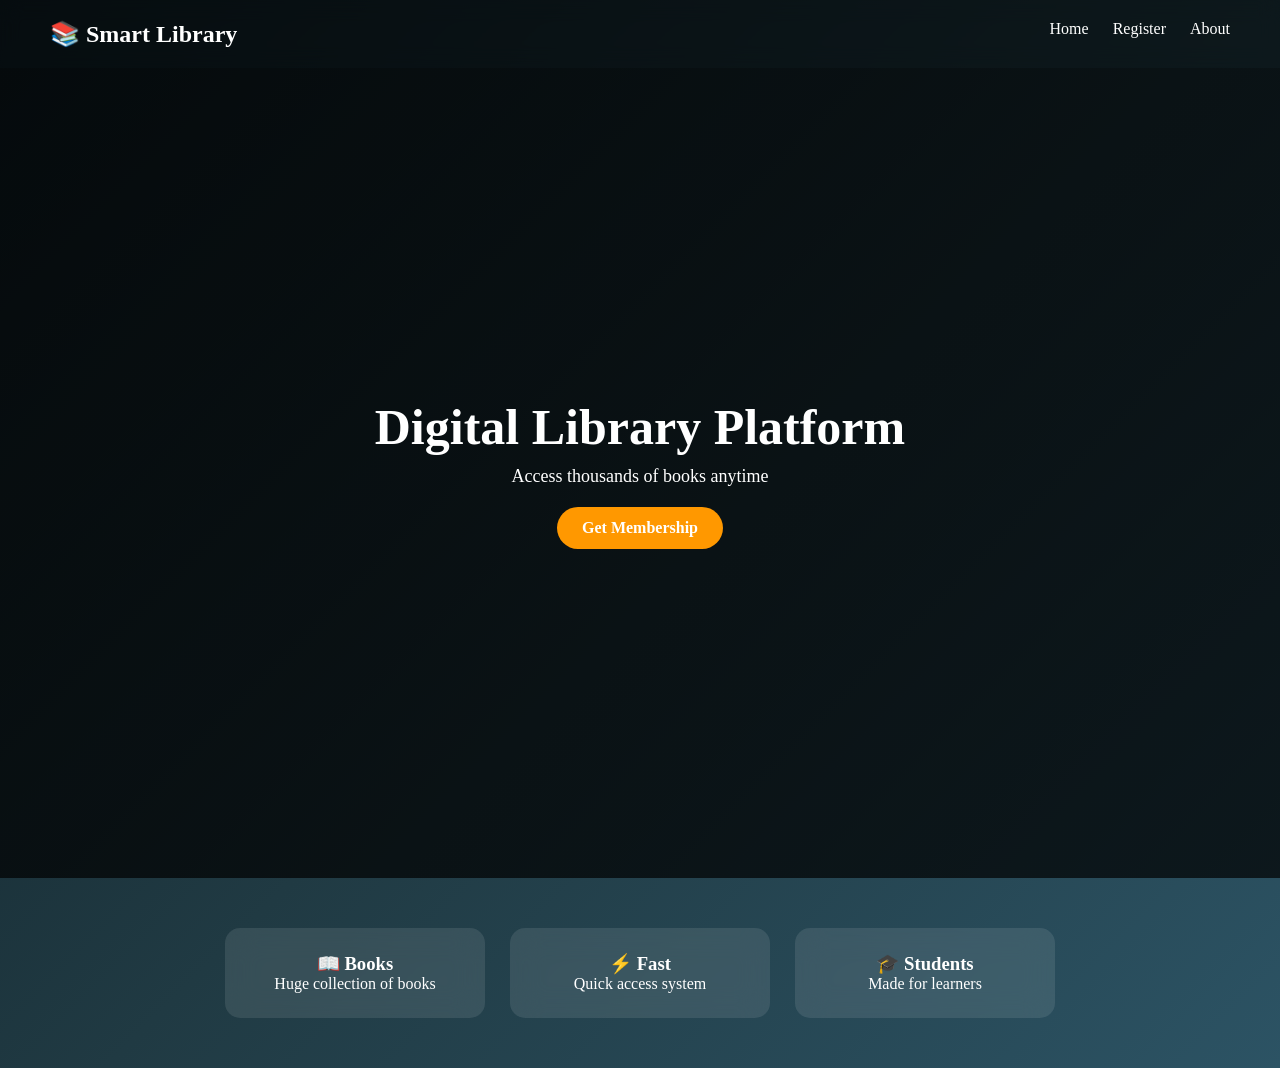
<file: index.html>
<!DOCTYPE html>
<html>
<head>
<title>Smart Library</title>
<link rel="stylesheet" href="style.css">
</head>

<body>

<div class="navbar">
  <h2>📚 Smart Library</h2>
  <div>
    <a href="index.html">Home</a>
    <a href="register.html">Register</a>
    <a href="about.html">About</a>
  </div>
</div>

<div class="hero">
  <h1>Digital Library Platform</h1>
  <p>Access thousands of books anytime</p>
  <a href="register.html" class="btn">Get Membership</a>
</div>

<div class="features">

  <div class="card">
    <h3>📖 Books</h3>
    <p>Huge collection of books</p>
  </div>

  <div class="card">
    <h3>⚡ Fast</h3>
    <p>Quick access system</p>
  </div>

  <div class="card">
    <h3>🎓 Students</h3>
    <p>Made for learners</p>
  </div>

</div>
<!-- final  GitHub Streak -->
</body>
<script src="script.js"></script>
</html>
</file>
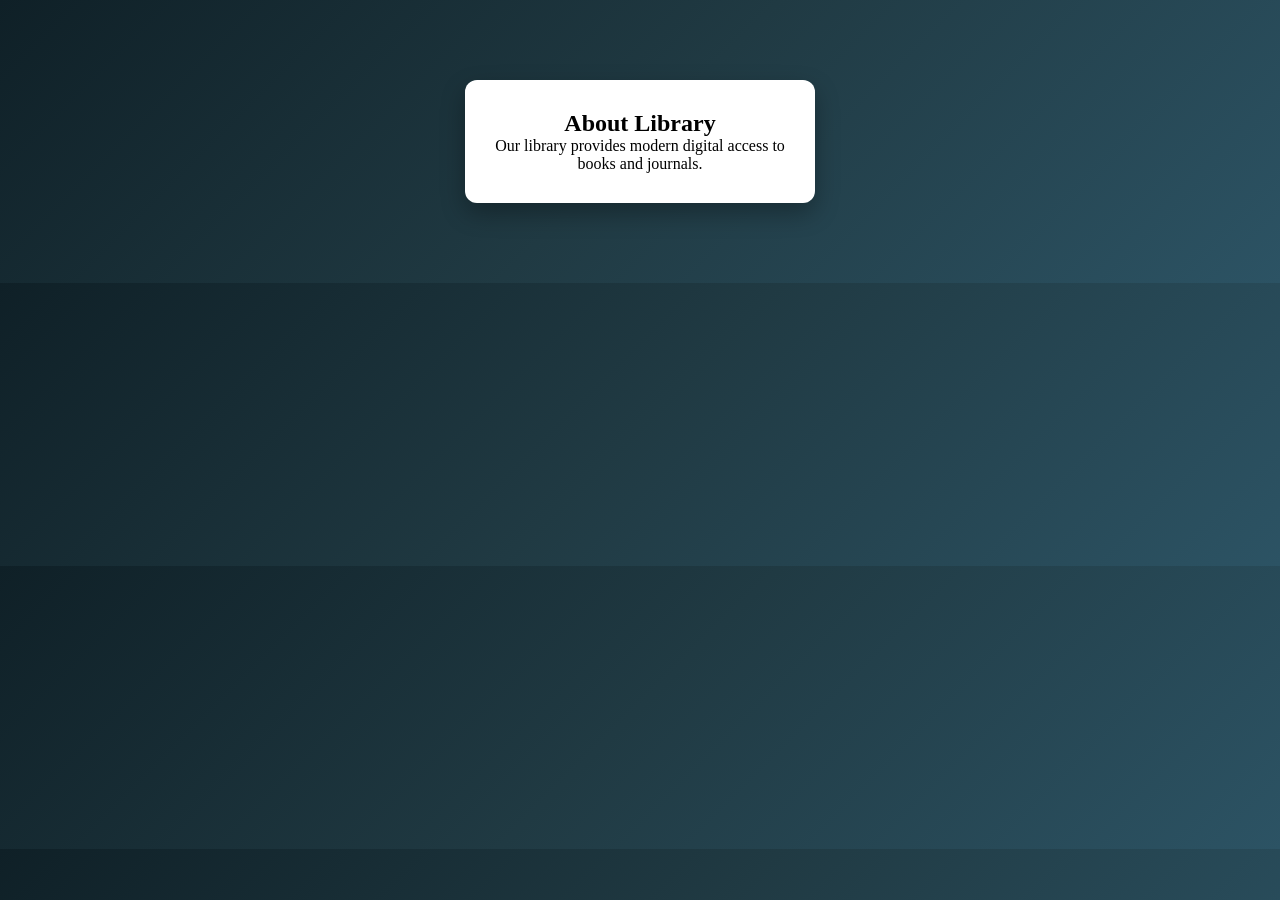
<file: aboutpage.html>
<!DOCTYPE html>
<html>
<head>
<title>About</title>
<link rel="stylesheet" href="style.css">
</head>

<body>

<div class="container">
<h2>About Library</h2>
<p>Our library provides modern digital access to books and journals.</p>
</div>

</body>
<script src="script.js"></script>
</html>
</file>
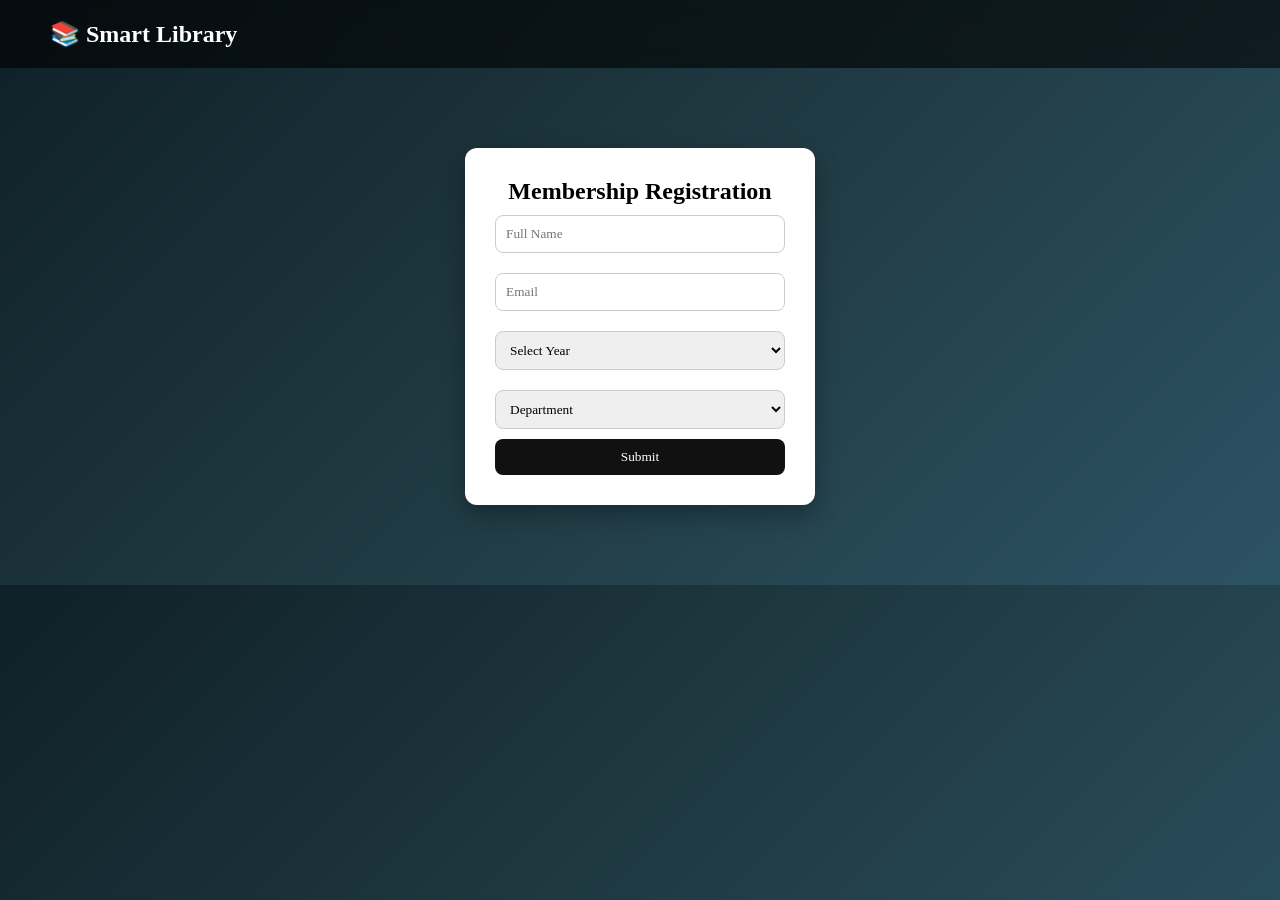
<file: register.html>
<!DOCTYPE html>
<html>
<head>
<title>Register</title>
<link rel="stylesheet" href="style.css">
</head>

<body>

<div class="navbar">
  <h2>📚 Smart Library</h2>
</div>

<div class="container">
<h2>Membership Registration</h2>

<form onsubmit="handleForm(event)">

<input type="text" id="name" placeholder="Full Name" required>

<input type="email" id="email" placeholder="Email" required>

<select required>
<option value="">Select Year</option>
<option>1st Year</option>
<option>2nd Year</option>
<option>3rd Year</option>
<option>4th Year</option>
</select>

<select required>
<option value="">Department</option>
<option>ENTC</option>
<option>Computer</option>
<option>Mechanical</option>
</select>

<button type="submit">Submit</button>

</form>

</div>

<script src="script.js"></script>

</body>
<script src="script.js"></script>
</html>
</file>
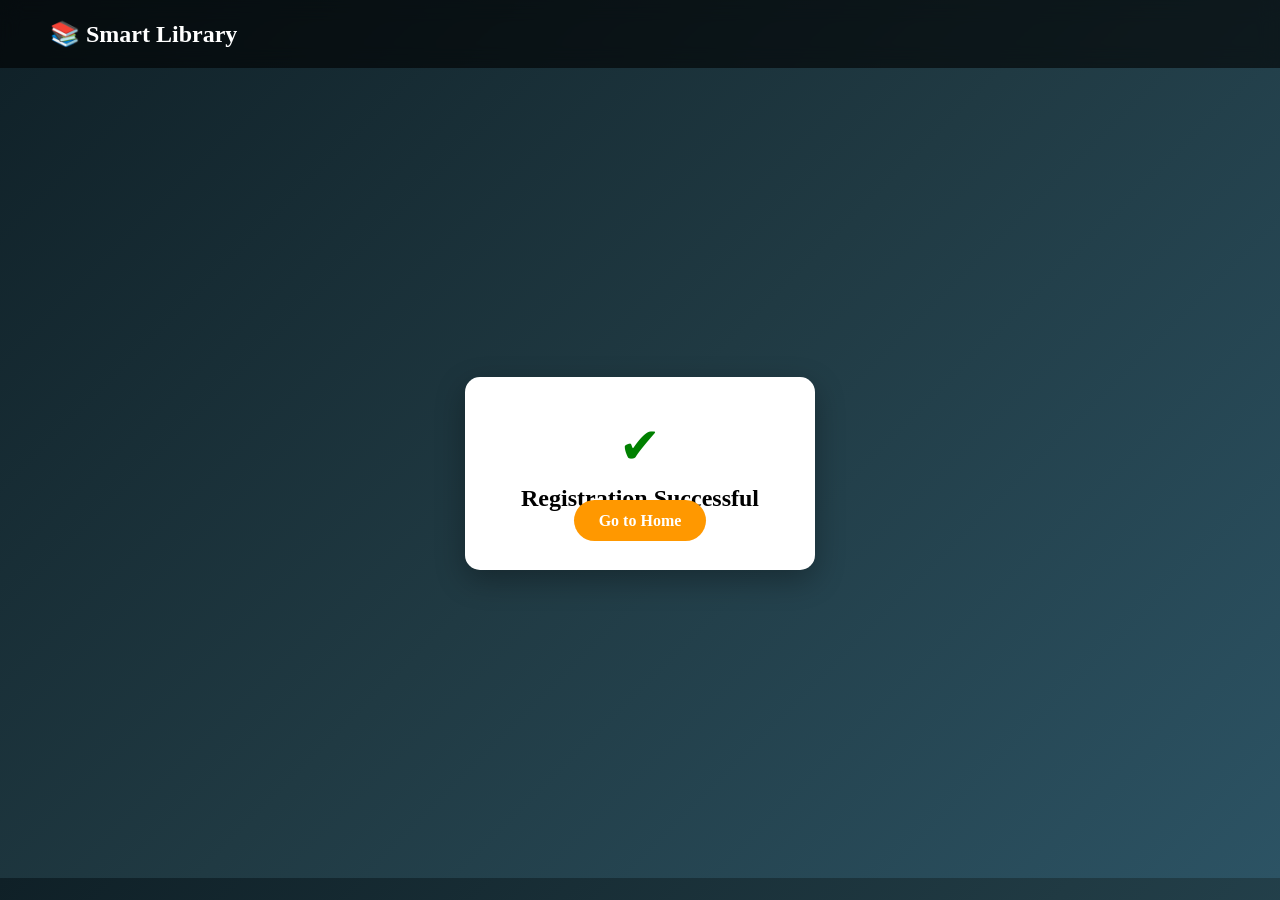
<file: success.html>
<!DOCTYPE html>
<html>
<head>
<title>Success</title>
<link rel="stylesheet" href="style.css">
</head>

<body onload="showData()">

<div class="navbar">
  <h2>📚 Smart Library</h2>
</div>

<div class="success-container">

<div class="success-card">

<div class="tick">✔</div>

<h2>Registration Successful</h2>

<p id="result"></p>

<a href="index.html" class="btn">Go to Home</a>

</div>

</div>

<script src="script.js"></script>

</body>
</html>
</file>
<file: style.css>
*{
margin:0;
padding:0;
box-sizing:border-box;
font-family:'Segoe UI';
}

/* BODY BACKGROUND */
body{
background:linear-gradient(135deg,#0f2027,#203a43,#2c5364);
color:white;
}

/* NAVBAR */
.navbar{
display:flex;
justify-content:space-between;
padding:20px 50px;
background:rgba(0,0,0,0.6);
backdrop-filter:blur(10px);
}

.navbar a{
color:white;
text-decoration:none;
margin-left:20px;
font-weight:500;
}

/* HERO SECTION WITH IMAGE */
.hero{
height:90vh;
background:
linear-gradient(rgba(0,0,0,0.7), rgba(0,0,0,0.7)),
url('https://images.unsplash.com/photo-1524995997946-a1c2e315a42f');
background-size:cover;
background-position:center;

display:flex;
flex-direction:column;
justify-content:center;
align-items:center;
text-align:center;
}

.hero h1{
font-size:50px;
margin-bottom:10px;
}

.hero p{
font-size:18px;
margin-bottom:20px;
}

/* BUTTON */
.btn{
background:#ff9800;
padding:12px 25px;
border-radius:30px;
text-decoration:none;
color:white;
font-weight:bold;
transition:0.3s;
}

.btn:hover{
background:#e68900;
transform:scale(1.05);
}

/* FEATURES */
.features{
display:flex;
justify-content:center;
gap:25px;
padding:50px;
flex-wrap:wrap;
}

/* CARD DESIGN */
.card{
background:rgba(255,255,255,0.1);
padding:25px;
border-radius:15px;
width:260px;
text-align:center;
backdrop-filter:blur(15px);
transition:0.3s;
}

.card:hover{
transform:translateY(-10px);
}

/* FORM */
.container{
width:350px;
margin:80px auto;
background:white;
color:black;
padding:30px;
border-radius:12px;
box-shadow:0 10px 25px rgba(0,0,0,0.3);
text-align:center;
}

input, select{
width:100%;
padding:10px;
margin:10px 0;
border-radius:8px;
border:1px solid #ccc;
}

button{
width:100%;
padding:10px;
background:#111;
color:white;
border:none;
border-radius:8px;
cursor:pointer;
}
/* SUCCESS PAGE */
.success-container{
height:90vh;
display:flex;
justify-content:center;
align-items:center;
}

.success-card{
background:white;
color:black;
padding:40px;
border-radius:15px;
text-align:center;
width:350px;
box-shadow:0 10px 30px rgba(0,0,0,0.3);
animation:fadeIn 1s ease;
}

.tick{
font-size:50px;
color:green;
margin-bottom:10px;
}

/* Animation */
@keyframes fadeIn{
from{
opacity:0;
transform:translateY(20px);
}
to{
opacity:1;
transform:translateY(0);
}
}
</file>
